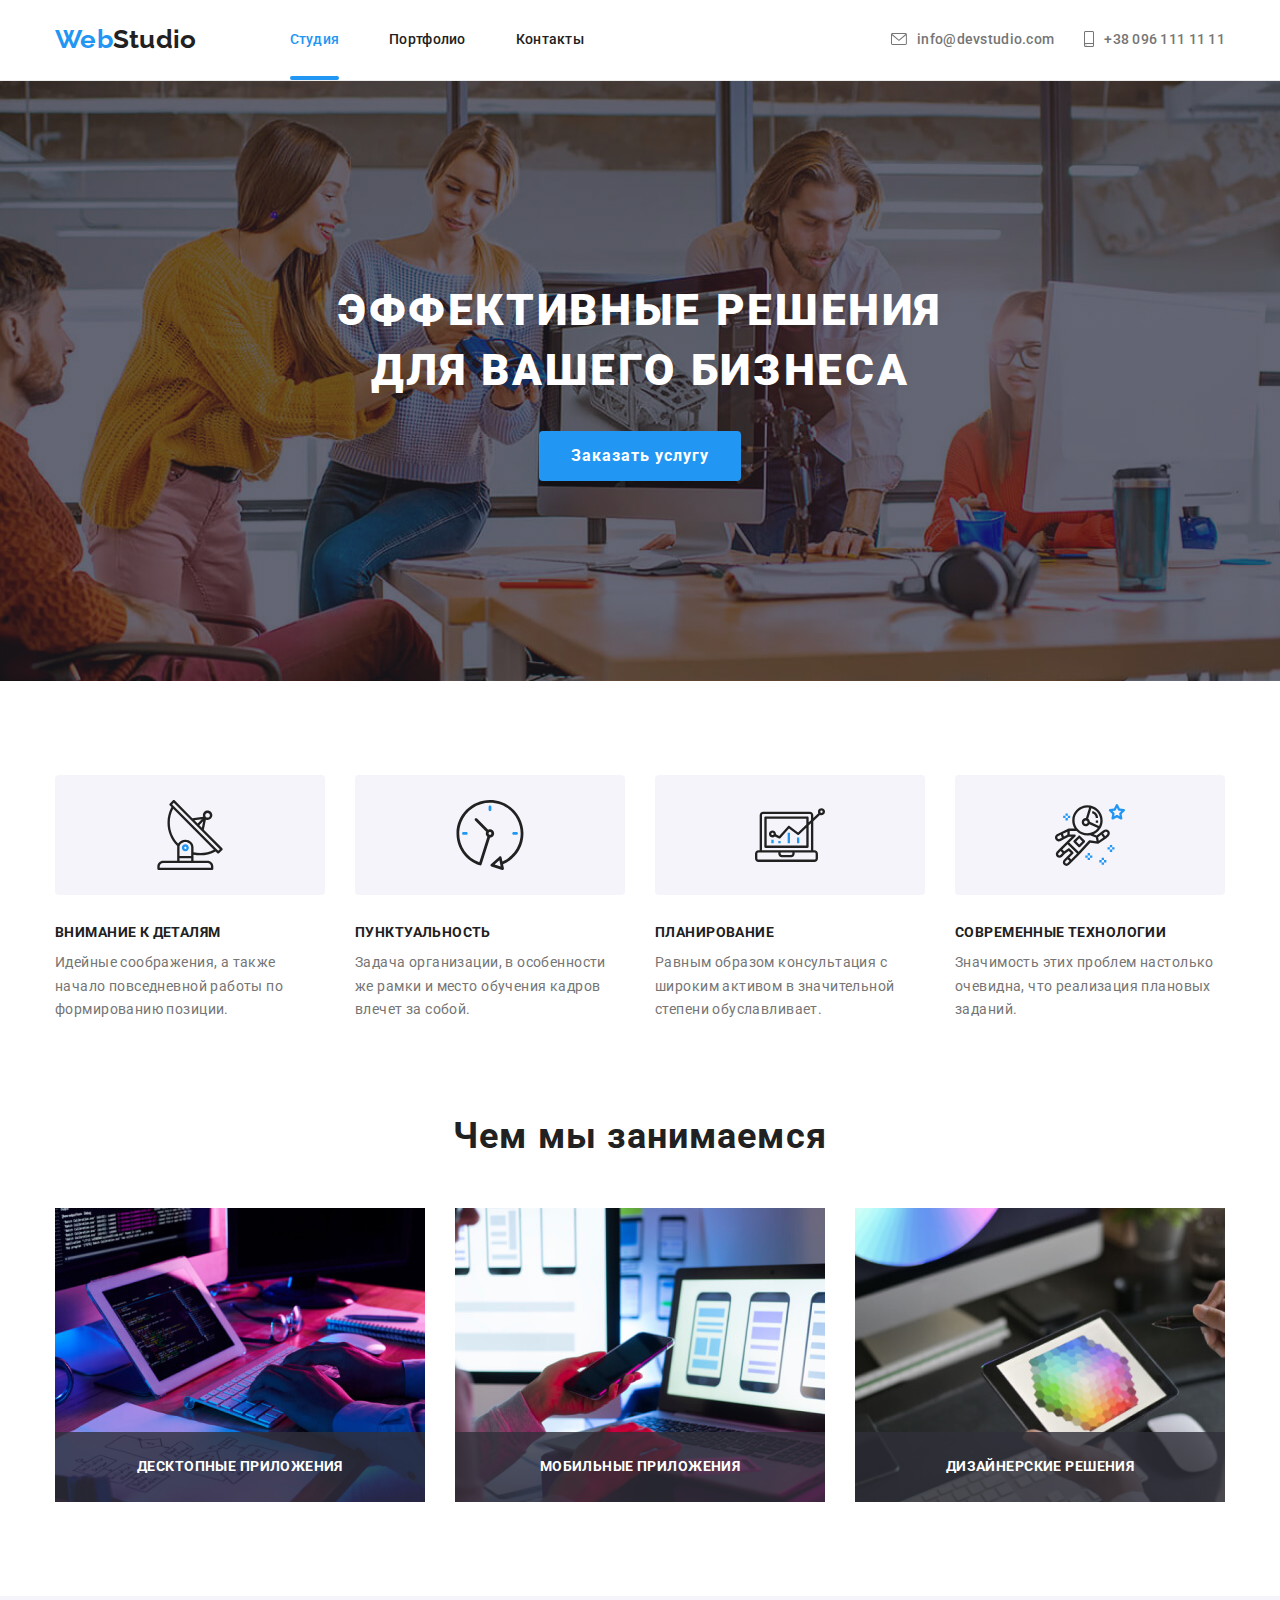
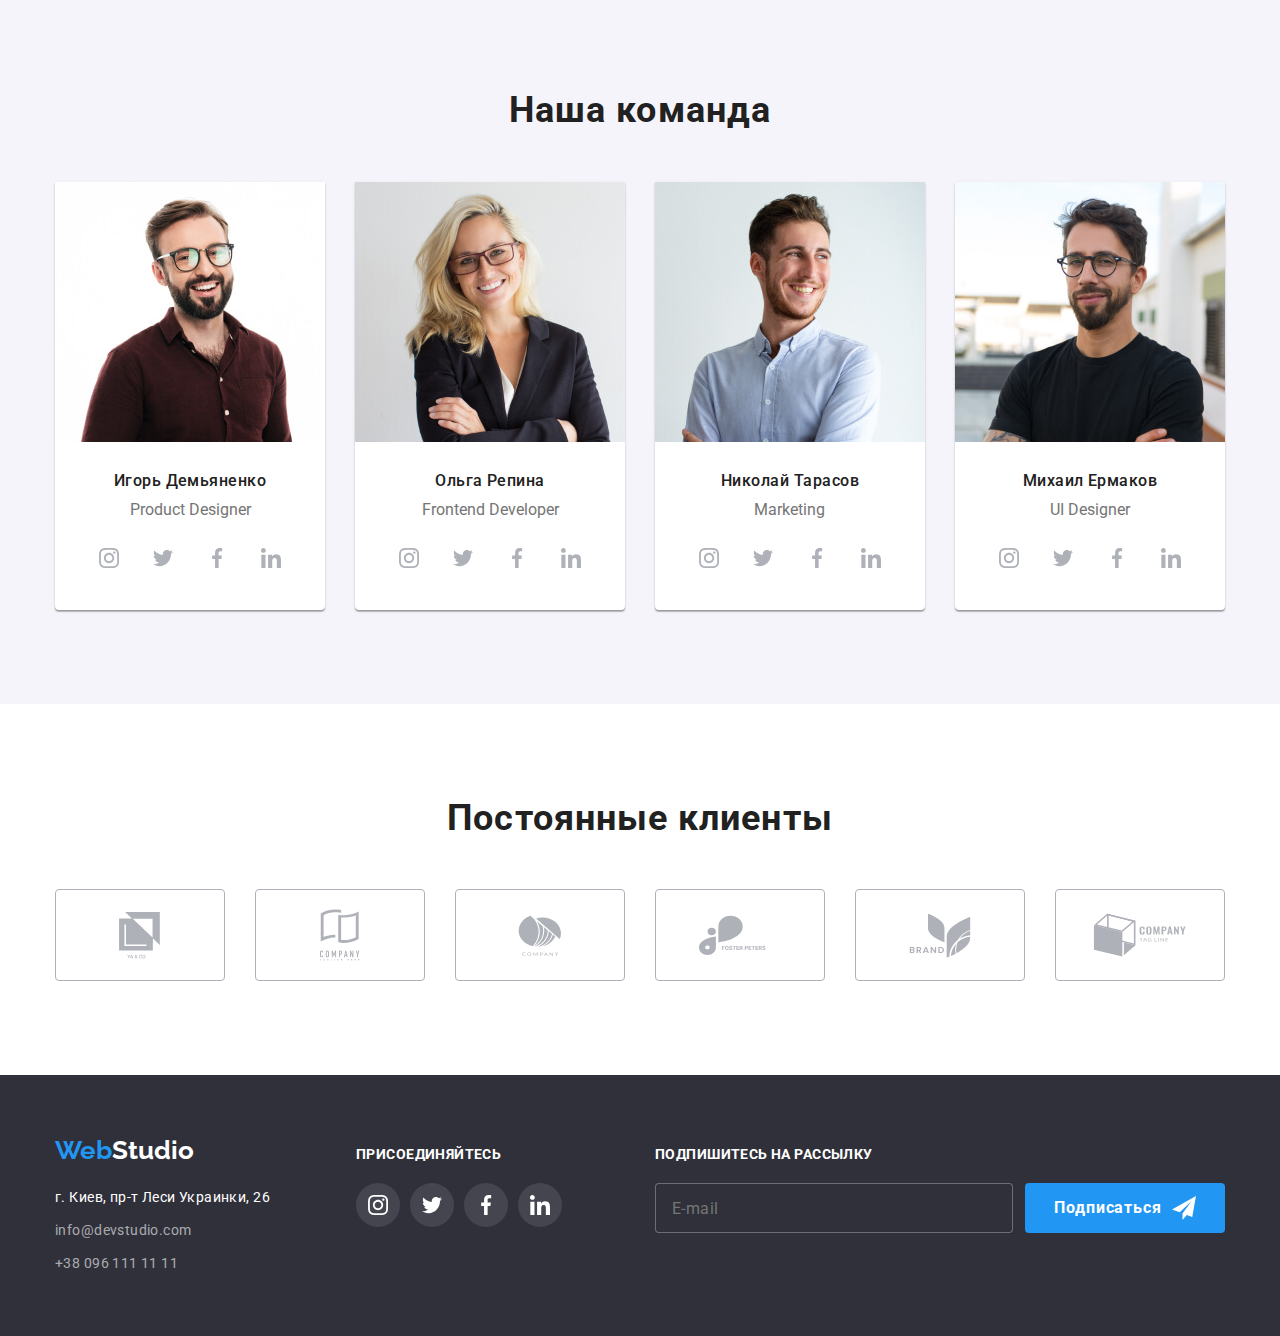
<file: index.html>
<!DOCTYPE html>
<html lang="zxx">
<head>
    <meta charset="UTF-8">
    <meta http-equiv="X-UA-Compatible" content="IE=edge">
    <meta name="viewport" content="width=device-width, initial-scale=1.0" />
    <title>Document</title>
    <link href="https://fonts.googleapis.com/css2?family=Raleway:wght@700&family=Roboto:wght@400;500;700;900&display=swap" rel="stylesheet">
    <link rel="stylesheet" href="https://cdnjs.cloudflare.com/ajax/libs/modern-normalize/1.0.0/modern-normalize.min.css" />
    <link rel="stylesheet" href="./css/main.min.css" />
</head>
<body>
    <header class="header">
        <div class="container page-header">
            <a class="logo" href="./index.html" alt="Логотип"><span class="logo__elem--color">Web</span>Studio</a>
            <div class="nav" data-menu>
                <nav class="nav__site">
                    <ul class="nav__links">
                        <li class="nav__elem"><a href="./index.html" class="nav__link  nav__link--current">Студия</a></li>
                        <li class="nav__elem"><a href="./portfolio.html" class="nav__link">Портфолио</a></li>
                        <li class="nav__elem"><a href="" class="nav__link">Контакты</a></li>
                    </ul>
                </nav>
                <div class="contacts">
                    <a class="contacts__item" href="mailto:info@devstudio.com">
                        <svg class="contacts__item-icon" width="16" height="12">
                            <use href="./images/symbol-defs.svg#icon-mail"></use>
                        </svg>
                    info@devstudio.com</a>
                    <a class="contacts__item" href="tel:+380961111111">
                        <svg class="contacts__item-icon" width="10" height="16">
                            <use href="./images/symbol-defs.svg#icon-phone"></use>
                        </svg>
                    +38 096 111 11 11</a>
                </div>
                <div class="nav__social">
                    <a class="nav__social-link" href="">Instagram</a>
                    <a class="nav__social-link" href="">Twitter</a>
                    <a class="nav__social-link" href="">Facebook</a>
                    <a class="nav__social-link" href="">LinkedIn</a>
                </div>
            </div>
            <button type="button" class="menu-button" data-menu-button>
                <svg class="menu-button__icon" width="40" height="40" aria-label="Переключатель мобильного меню">
                    <use class="menu-button__menu-icon" href="./images/symbol-defs.svg#icon-menu"></use>
                    <use class="menu-button__cross-icon" href="./images/symbol-defs.svg#icon-cross"></use>
                </svg>
            </button>
        </div>
    </header>
    <main>
        <section class="section hero">
            <div class="container">
                <h1 class="hero__main-text">Эффективные решения<br>для вашего бизнеса</h1>
                <button class="button hero__button button-type-2" type="button" name="order_service" data-modal-open>Заказать услугу</button>
            </div>
        </section>
        <section class="section benefits">
            <h2 class="benefits__main-title">Преимущества</h2>
                <ul class="benefits__list container">
                    <li class="benefits__item">
                        <div class="benefits__icon">
                            <svg width="70px" height="70px">
                                <use href="./images/symbol-defs.svg#icon-radar"></use>
                            </svg>
                        </div>
                        <h3 class="benefits__title">Внимание к деталям</h3>
                        <p class="benefits__text">Идейные соображения, а также начало повседневной работы по формированию позиции.</p>
                    </li>
                    <li class="benefits__item">
                        <div class="benefits__icon">
                            <svg width="70px" height="70px">
                                <use href="./images/symbol-defs.svg#icon-clock"></use>
                            </svg>
                        </div>
                        <h3 class="benefits__title">Пунктуальность</h3>
                        <p class="benefits__text">Задача организации, в особенности же рамки и место обучения кадров влечет за собой.</p>
                    </li>
                    <li class="benefits__item">
                        <div class="benefits__icon">
                            <svg width="70px" height="70px">
                                <use href="./images/symbol-defs.svg#icon-laptop"></use>
                            </svg>
                        </div>
                        <h3 class="benefits__title">Планирование</h3>
                        <p class="benefits__text">Равным образом консультация с широким активом в значительной степени обуславливает.</p>
                    </li>
                    <li class="benefits__item">
                        <div class="benefits__icon">
                            <svg width="70px" height="70px">
                                <use href="./images/symbol-defs.svg#icon-astronaut"></use>
                            </svg>
                        </div>
                        <h3 class="benefits__title">Современные технологии</h3>
                        <p class="benefits__text">Значимость этих проблем настолько очевидна, что реализация плановых заданий.</p>
                    </li>
                </ul>
        </section>
        <section class="section examples">
            <div class="container examples__wrapper">
                <h2 class="examples__main-title">Чем мы занимаемся</h2>
                <ul class="examples__list">
                    <li>
                        <div class="examples__example">
                            <picture>
                                <img class="examples__img" srcset="
                                    ./images/example-01-x1.jpg 1x,
                                    ./images/example-01-x2.jpg 2x
                                    " src="./images/example-01-x1.jpg" alt="Изображение работы №1" />
                            </picture>
                            <h3 class="examples__title">Десктопные приложения</h3>
                        </div>
                    </li>
                    <li>
                        <div class="examples__example">
                            <picture>
                                <img class="examples__img" srcset="
                                    ./images/example-02-x1.jpg 1x,
                                    ./images/example-02-x2.jpg 2x
                                    " src="./images/example-02-x1.jpg" alt="Изображение работы №2" />
                            </picture>
                            <h3 class="examples__title">Мобильные приложения</h3>
                        </div>
                    </li>
                    <li>
                        <div class="examples__example">
                            <picture>
                                <img class="examples__img" srcset="
                                    ./images/example-03-x1.jpg 1x,
                                    ./images/example-03-x2.jpg 2x
                                    " src="./images/example-03-x1.jpg" alt="Изображение работы №3" />
                            </picture>
                            <h3 class="examples__title">Дизайнерские решения</h3>
                        </div>
                    </li>
                </ul>
            </div>
        </section>
        <section class="section team">
            <div class="container team_wrapper">
                <h2 class="team__main-title">Наша команда</h2>
                <ul class="team__list">
                    <li class="teammate">
                        <picture>
                            <source srcset="
                                ./images/team-01-x1.jpg 1x,
                                ./images/team-01-x2.jpg 2x
                                " media="(min-width: 1200px)" />
                            <source srcset="
                                ./images/tablet/team-01-x1.jpg 1x,
                                ./images/tablet/team-01-x2.jpg 2x
                                " media="(min-width: 768px)" />
                            <img class="teammate__photo"
                                srcset="
                                ./images/mobile/team-01-x1.jpg 1x,
                                ./images/mobile/team-01-x2.jpg 2x
                                " src="./images/mobile/team-01-x1.jpg" alt="Участник команды №1" />
                        </picture>
                        <div class="teammate__descript">
                            <h3 class="teammate__name">Игорь Демьяненко</h3>
                            <p class="teammate__position">Product Designer</p>
                        </div>
                        <ul class="social-list">
                            <li class="social-list__item">
                                <a class="social-list__link" href="">
                                    <svg class="social-list__icon" width="20px" height="20px">
                                        <use href="./images/symbol-defs.svg#icon-instagram"></use>
                                    </svg>
                                </a>
                            </li>
                            <li class="social-list__item">
                                <a class="social-list__link" href="">
                                    <svg class="social-list__icon" width="20px" height="20px">
                                        <use href="./images/symbol-defs.svg#icon-twitter"></use>
                                    </svg>
                                </a>
                            </li>
                            <li class="social-list__item">
                                <a class="social-list__link" href="">
                                    <svg class="social-list__icon" width="20px" height="20px">
                                        <use href="./images/symbol-defs.svg#icon-facebook"></use>
                                    </svg>
                                </a>
                            </li>
                            <li class="social-list__item">
                                <a class="social-list__link" href="">
                                    <svg class="social-list__icon" width="20px" height="20px">
                                        <use href="./images/symbol-defs.svg#icon-linkedin"></use>
                                    </svg>
                                </a>
                            </li>
                        </ul>
                    </li>
                    <li class="teammate">
                        <picture>
                            <source srcset="
                                ./images/team-02-x1.jpg 1x,
                                ./images/team-02-x2.jpg 2x
                                " media="(min-width: 1200px)" />
                            <source srcset="
                                ./images/tablet/team-02-x1.jpg 1x,
                                ./images/tablet/team-02-x2.jpg 2x
                                " media="(min-width: 768px)" />
                            <img class="teammate__photo" srcset="
                                ./images/mobile/team-02-x1.jpg 1x,
                                ./images/mobile/team-02-x2.jpg 2x
                                " src="./images/mobile/team-02-x1.jpg" alt="Участник команды №2" />
                        </picture>
                        <div class="teammate__descript">
                            <h3 class="teammate__name">Ольга Репина</h3>
                            <p class="teammate__position">Frontend Developer</p>
                        </div>
                        <ul class="social-list">
                            <li class="social-list__item">
                                <a class="social-list__link" href="">
                                    <svg class="social-list__icon" width="20px" height="20px">
                                        <use href="./images/symbol-defs.svg#icon-instagram"></use>
                                    </svg>
                                </a>
                            </li>
                            <li class="social-list__item">
                                <a class="social-list__link" href="">
                                    <svg class="social-list__icon" width="20px" height="20px">
                                        <use href="./images/symbol-defs.svg#icon-twitter"></use>
                                    </svg>
                                </a>
                            </li>
                            <li class="social-list__item">
                                <a class="social-list__link" href="">
                                    <svg class="social-list__icon" width="20px" height="20px">
                                        <use href="./images/symbol-defs.svg#icon-facebook"></use>
                                    </svg>
                                </a>
                            </li>
                            <li class="social-list__item">
                                <a class="social-list__link" href="">
                                    <svg class="social-list__icon" width="20px" height="20px">
                                        <use href="./images/symbol-defs.svg#icon-linkedin"></use>
                                    </svg>
                                </a>
                            </li>
                        </ul>
                    </li>
                    <li class="teammate">
                        <picture>
                            <source srcset="
                                ./images/team-03-x1.jpg 1x,
                                ./images/team-03-x2.jpg 2x
                                " media="(min-width: 1200px)" />
                            <source srcset="
                                ./images/tablet/team-03-x1.jpg 1x,
                                ./images/tablet/team-03-x2.jpg 2x
                                " media="(min-width: 768px)" />
                            <img class="teammate__photo" srcset="
                                ./images/mobile/team-03-x1.jpg 1x,
                                ./images/mobile/team-03-x2.jpg 2x
                                " src="./images/mobile/team-03-x1.jpg" alt="Участник команды №3" />
                        </picture>
                        <div class="teammate__descript">
                            <h3 class="teammate__name">Николай Тарасов</h3>
                            <p class="teammate__position">Marketing</p>
                        </div>
                        <ul class="social-list">
                            <li class="social-list__item">
                                <a class="social-list__link" href="">
                                    <svg class="social-list__icon" width="20px" height="20px">
                                        <use href="./images/symbol-defs.svg#icon-instagram"></use>
                                    </svg>
                                </a>
                            </li>
                            <li class="social-list__item">
                                <a class="social-list__link" href="">
                                    <svg class="social-list__icon" width="20px" height="20px">
                                        <use href="./images/symbol-defs.svg#icon-twitter"></use>
                                    </svg>
                                </a>
                            </li>
                            <li class="social-list__item">
                                <a class="social-list__link" href="">
                                    <svg class="social-list__icon" width="20px" height="20px">
                                        <use href="./images/symbol-defs.svg#icon-facebook"></use>
                                    </svg>
                                </a>
                            </li>
                            <li class="social-list__item">
                                <a class="social-list__link" href="">
                                    <svg class="social-list__icon" width="20px" height="20px">
                                        <use href="./images/symbol-defs.svg#icon-linkedin"></use>
                                    </svg>
                                </a>
                            </li>
                        </ul>
                    </li>
                    <li class="teammate">
                        <picture>
                            <source srcset="
                                ./images/team-04-x1.jpg 1x,
                                ./images/team-04-x2.jpg 2x
                                " media="(min-width: 1200px)" />
                            <source srcset="
                                ./images/tablet/team-04-x1.jpg 1x,
                                ./images/tablet/team-04-x2.jpg 2x
                                " media="(min-width: 768px)" />
                            <img class="teammate__photo" srcset="
                                ./images/mobile/team-04-x1.jpg 1x,
                                ./images/mobile/team-04-x2.jpg 2x
                                " src="./images/mobile/team-04-x1.jpg" alt="Участник команды №4" />
                        </picture>
                        <div class="teammate__descript">
                            <h3 class="teammate__name">Михаил Ермаков</h3>
                            <p class="teammate__position">UI Designer</p>
                        </div>
                        <ul class="social-list">
                            <li class="social-list__item">
                                <a class="social-list__link" href="">
                                    <svg class="social-list__icon" width="20px" height="20px">
                                        <use href="./images/symbol-defs.svg#icon-instagram"></use>
                                    </svg>
                                </a>
                            </li>
                            <li class="social-list__item">
                                <a class="social-list__link" href="">
                                    <svg class="social-list__icon" width="20px" height="20px">
                                        <use href="./images/symbol-defs.svg#icon-twitter"></use>
                                    </svg>
                                </a>
                            </li>
                            <li class="social-list__item">
                                <a class="social-list__link" href="">
                                    <svg class="social-list__icon" width="20px" height="20px">
                                        <use href="./images/symbol-defs.svg#icon-facebook"></use>
                                    </svg>
                                </a>
                            </li>
                            <li class="social-list__item">
                                <a class="social-list__link" href="">
                                    <svg class="social-list__icon" width="20px" height="20px">
                                        <use href="./images/symbol-defs.svg#icon-linkedin"></use>
                                    </svg>
                                </a>
                            </li>
                        </ul>
                    </li>
                </ul>
            </div>
        </section>
        <section class="section">
            <div class="our-clients">
                <h2 class="our-clients__main-title" class="h2">Постоянные клиенты</h2>
                <ul class="container our-clients__list">
                    <li class="our-clients__item">
                        <a class="our-clients__link" href="">
                            <svg class="our-clients__icon" width="41px" height="46.7px">
                                <use href="./images/symbol-defs.svg#icon-logo-cl-1"></use>
                            </svg>
                        </a>
                    </li>
                    <li class="our-clients__item">
                        <a class="our-clients__link" href="">
                            <svg class="our-clients__icon" width="40px" height="52px">
                                <use href="./images/symbol-defs.svg#icon-logo-cl-2"></use>
                            </svg>
                        </a>
                    </li>
                    <li class="our-clients__item">
                        <a class="our-clients__link" href="">
                            <svg class="our-clients__icon" width="43.46px" height="41.18px">
                                <use href="./images/symbol-defs.svg#icon-logo-cl-3"></use>
                            </svg>
                        </a>
                    </li>
                    <li class="our-clients__item">
                        <a class="our-clients__link" href="">
                            <svg class="our-clients__icon" width="84.44px" height="40.62px">
                                <use href="./images/symbol-defs.svg#icon-logo-cl-4"></use>
                            </svg>
                        </a>
                    </li>
                    <li class="our-clients__item">
                        <a class="our-clients__link" href="">
                            <svg class="our-clients__icon" width="62.54px" height="45.43px">
                                <use href="./images/symbol-defs.svg#icon-logo-cl-5"></use>
                            </svg>
                        </a>
                    </li>
                    <li class="our-clients__item">
                        <a class="our-clients__link" href="">
                            <svg class="our-clients__icon" width="93.79px" height="43.93px">
                                <use href="./images/symbol-defs.svg#icon-logo-cl-6"></use>
                            </svg>
                        </a>
                    </li>
                </ul>
            </div>
        </section>
    </main>
    <footer class="footer">
        <div class="container footer__wrapper">
            <div class="footer__nav">
                <a class="logo footer__nav-logo" href="./index.html"><span class="logo__elem--color">Web</span>Studio </a>
                <address class="footer__address">
                    <ul class="footer__nav-contacts">
                        <li class="footer__nav-contact">
                            <a class="footer__nav-link" target="_blank"
                                href="https://www.google.com/maps/place/%D0%B1%D1%83%D0%BB.+%D0%9B%D0%B5%D1%81%D0%B8+%D0%A3%D0%BA%D1%80%D0%B0%D0%B8%D0%BD%D0%BA%D0%B8,+26,+%D0%9A%D0%B8%D0%B5%D0%B2,+02000">г.
                                Киев, пр-т Леси Украинки, 26</a>
                        </li>
                        <li class="footer__nav-contact">
                            <a class="footer__nav-mail" href="mailto:info@devstudio.com">info@devstudio.com</a>
                        </li>
                        <li class="footer__nav-contact">
                            <a class="footer__nav-phone" href="tel:+380961111111">+38 096 111 11 11</a>
                        </li>
                    </ul>
                </address>
            </div>
            <div class="invite-block">
                <h3 class="invite-block__main-title">Присоединяйтесь</h3>
                <ul class="social-list invite-block__social-list">
                    <li>
                        <a href="" class="social-list__link social-list__link-footer">
                            <svg width="20px" height="20px">
                                <use href="./images/symbol-defs.svg#icon-instagram"></use>
                            </svg>
                        </a>
                    </li>
                    <li>
                        <a href="" class="social-list__link social-list__link-footer">
                            <svg width="20px" height="20px">
                                <use href="./images/symbol-defs.svg#icon-twitter"></use>
                            </svg>
                        </a>
                    </li>
                    <li>
                        <a href="" class="social-list__link social-list__link-footer">
                            <svg width="20px" height="20px">
                                <use href="./images/symbol-defs.svg#icon-facebook"></use>
                            </svg>
                        </a>
                    </li>
                    <li>
                        <a href="" class="social-list__link social-list__link-footer">
                            <svg width="20px" height="20px">
                                <use href="./images/symbol-defs.svg#icon-linkedin"></use>
                            </svg>
                        </a>
                    </li>
                </ul>
            </div>
            <div class="subscribe">
                <label class="subscribe__lable" for="user-email-sb">Подпишитесь на рассылку</label>
                <div class="subscribe__form">
                    <input class="subscribe__input" type="email" name="subscribe-mail" id="user-email-sb" placeholder="E-mail" />
                    <button class="button subscribe__button" type="submit">
                        <p class="subscribe__button-title">Подписаться</p>
                        <svg class="subscribe__button-icon" width="24px" height="24px">
                            <use href="./images/symbol-defs.svg#icon-send"></use>
                        </svg>
                    </button>
                </div>
            </div>
        </div>
    </footer>
    <div class="backdrop backdrop--is-hidden" data-modal>
        <div class="backdrop__modal">
            <p class="backdrop__main-title">Оставьте свои данные, мы вам перезвоним</p>
            <form class="backdrop__form">
                <label class="backdrop__form-item">
                    <span class="backdrop__label-text">Имя</span>
                    <div class="backdrop__form-field">
                        <input class="backdrop__input" type="text" name="text" placeholder="" required/>
                        <svg class="backdrop__modal-ico" width="12px" height="12px">
                            <use href="./images/symbol-defs.svg#icon-data-user"></use>
                        </svg>
                    </div>
                </label>
                <label class="backdrop__form-item">
                    <span class="backdrop__label-text">Телефон</span>
                    <div class="backdrop__form-field">
                        <input class="backdrop__input" type="phone" name="phone" placeholder="" required/>
                        <svg class="backdrop__modal-ico" width="13px" height="13px">
                            <use href="./images/symbol-defs.svg#icon-data-phone"></use>
                        </svg>
                    </div>
                </label>
                <label class="backdrop__form-item">
                    <span class="backdrop__label-text">Почта</span>
                    <div class="backdrop__form-field">
                        <input class="backdrop__input" type="email" name="email" placeholder="" required/>
                        <svg class="backdrop__modal-ico" width="15px" height="12px">
                            <use href="./images/symbol-defs.svg#icon-data-email"></use>
                        </svg>
                    </div>
                </label>
                <label class="backdrop__form-item">
                    <span class="backdrop__label-text">Комментарий</span>
                    <textarea class="backdrop__comment" name="comment" rows="5" placeholder="Введите текст" required></textarea>
                </label>
                <label class="backdrop__user-agr">
                    <input class="backdrop__checkbox" type="checkbox" name="hobby" value="reading" required/>
                    <span class="backdrop__checkbox-icon-0"></span>
                    <svg class="backdrop__checkbox-icon-1" width="15px" height="15px">
                        <use href="./images/symbol-defs.svg#icon-checkbox-full"></use>
                    </svg>
                    <span class="backdrop__user-agr-text">Соглашаюсь с рассылкой и принимаю <span>
                    <a href="" class="backdrop__user-agr-link">Условия договора</a></span></span>
                </label>
                <button class="button-type-2 backdrop__button" type="submit">Отправить</button>
            </form>
            <button class="backdrop__btn-modal" type="button" name="close-form" data-modal-close>
                <svg class="backdrop__icon-close" width="11px" height="11px">
                    <use href="./images/symbol-defs.svg#icon-modal-close"></use>
                </svg>
            </button>
        </div>
    </div>
    <script src="./js/modal.js"></script>
    <script src="./js/mobile-menu.js"></script>
</body>
</html>
</file>
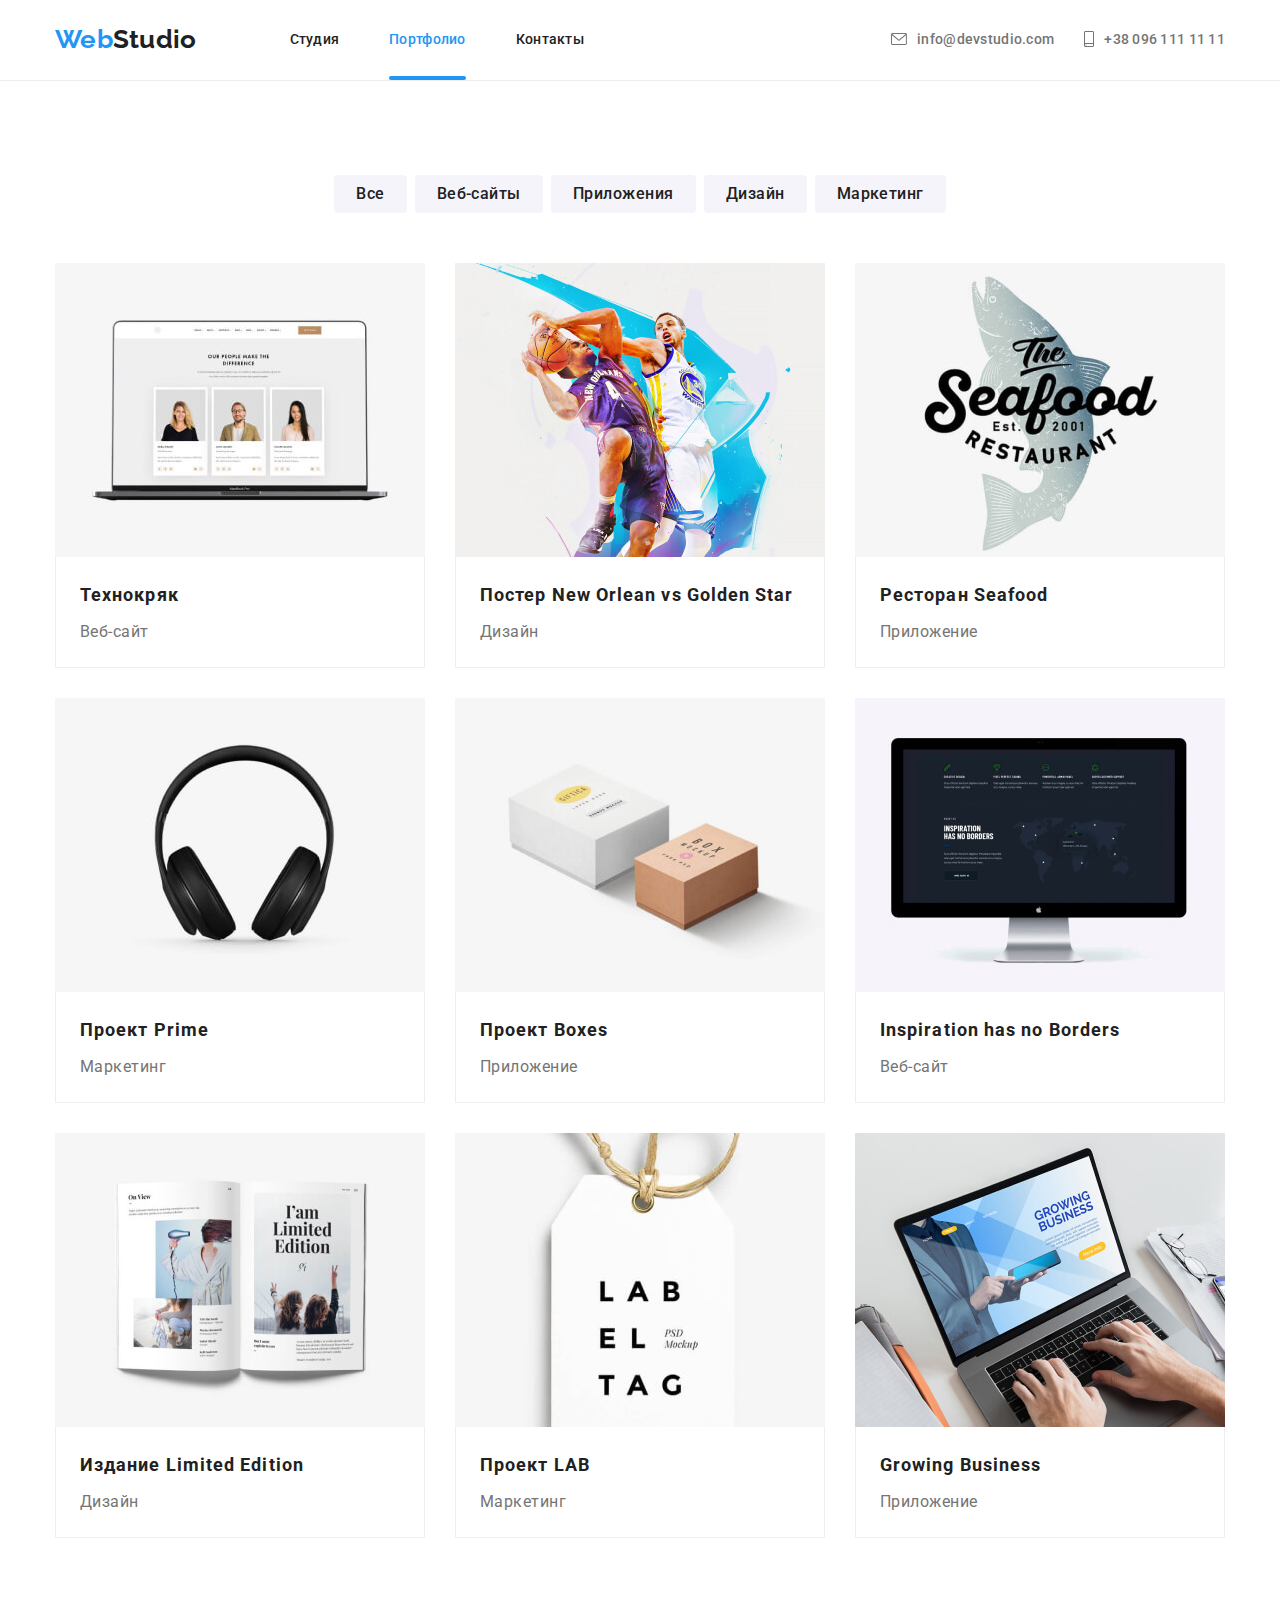
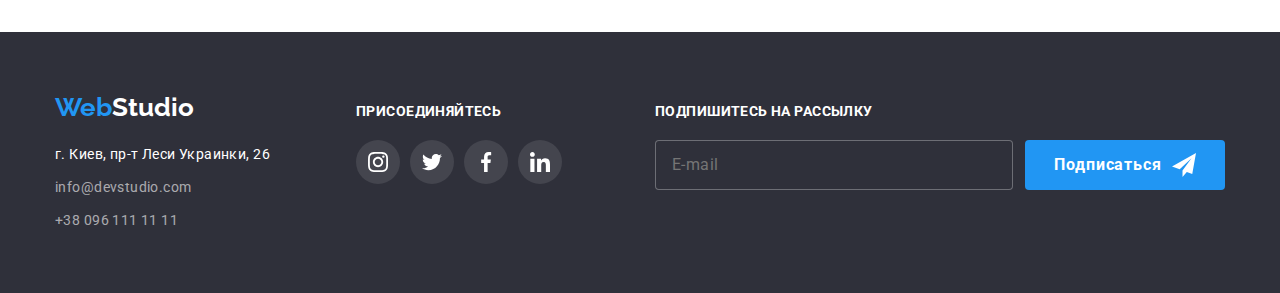
<file: portfolio.html>
<!DOCTYPE html>
<html lang="zxx">
<head>
    <meta charset="UTF-8">
    <meta http-equiv="X-UA-Compatible" content="IE=edge">
    <meta name="viewport" content="width=device-width, initial-scale=1.0">
    <title>Document</title>
    <link href="https://fonts.googleapis.com/css2?family=Raleway:wght@700&family=Roboto:wght@400;500;700;900&display=swap" rel="stylesheet">
    <link rel="stylesheet" href="https://cdnjs.cloudflare.com/ajax/libs/modern-normalize/1.0.0/modern-normalize.min.css" />
    <link rel="stylesheet" href="./css/main.min.css" />
</head>
<body>
    <header class="header">
        <div class="container page-header">
            <a class="logo" href="./index.html" alt="Логотип"><span class="logo__elem--color">Web</span>Studio</a>
            <div class="nav" data-menu>
                <nav class="nav__site">
                    <ul class="nav__links">
                        <li class="nav__elem"><a href="./index.html" class="nav__link">Студия</a></li>
                        <li class="nav__elem"><a href="./portfolio.html" class="nav__link  nav__link--current">Портфолио</a></li>
                        <li class="nav__elem"><a href="" class="nav__link">Контакты</a></li>
                    </ul>
                </nav>
                <div class="contacts">
                    <a class="contacts__item" href="mailto:info@devstudio.com">
                        <svg class="contacts__item-icon" width="16" height="12">
                            <use href="./images/symbol-defs.svg#icon-mail"></use>
                        </svg>
                        info@devstudio.com</a>
                    <a class="contacts__item" href="tel:+380961111111">
                        <svg class="contacts__item-icon" width="10" height="16">
                            <use href="./images/symbol-defs.svg#icon-phone"></use>
                        </svg>
                        +38 096 111 11 11</a>
                </div>
                <div class="nav__social">
                    <a class="nav__social-link" href="">Instagram</a>
                    <a class="nav__social-link" href="">Twitter</a>
                    <a class="nav__social-link" href="">Facebook</a>
                    <a class="nav__social-link" href="">LinkedIn</a>
                </div>
            </div>
            <button type="button" class="menu-button" data-menu-button>
                <svg class="menu-button__icon" width="40" height="40" aria-label="Переключатель мобильного меню">
                    <use class="menu-button__menu-icon" href="./images/symbol-defs.svg#icon-menu"></use>
                    <use class="menu-button__cross-icon" href="./images/symbol-defs.svg#icon-cross"></use>
                </svg>
            </button>
        </div>
    </header>
    <main>
        <section class="section">
            <div class="container portfolio">
                <h1 class="portfolio__main-title">Портфолио</h1>
                <ul class="filter portfolio__filter">
                    <li class="filter__item">
                        <button class="button filter__button" type="button" name="all">Все</button>
                    </li>
                    <li class="filter__item">
                        <button class="button filter__button" type="button" name="website">Веб-сайты</button>
                    </li>
                    <li class="filter__item">
                        <button class="button filter__button" type="button" name="apps">Приложения</button>
                    </li>
                    <li class="filter__item">
                        <button class="button filter__button" type="button" name="design">Дизайн</button>
                    </li>
                    <li class="filter__item">
                        <button class="button filter__button" type="button" name="marketing">Маркетинг</button>
                    </li>
                </ul>
                <ul class="cards-set portfolio__cards-set">
                    <li class="card cards-set__card">
                        <div class="card__thumb">
                            <picture>
                                <source srcset="
                                    ./images/portfolio-01-x1.jpg 1x,
                                    ./images/portfolio-01-x2.jpg 2x
                                    " media="(min-width: 1200px)" />
                                <source srcset="
                                    ./images/tablet/portfolio-01-x1.jpg 1x,
                                    ./images/tablet/portfolio-01-x2.jpg 2x
                                    " media="(min-width: 768px)" />
                                <img class="card__img" srcset="
                                    ./images/mobile/portfolio-01-x1.jpg 1x,
                                    ./images/mobile/portfolio-01-x2.jpg 2x
                                    " src="./images/mobile/portfolio-01-x1.jpg" alt="Пример №1" />
                            </picture>
                            <div class="card__overlay">
                                <p class="card__descript">Ресурс предлагает комплексные предложения с разным уровнем функционала и сервисов. Все это позволит 
                                    посетителю получить исчерпывающие сведения о компании или частном лице.</p>
                            </div>
                        </div>
                        <div class="card__footer">
                            <h2 class="card__title">Технокряк</h2>
                            <p class="card__text">Веб-сайт</p>
                        </div>
                    </li>
                    <li class="card cards-set__card">
                        <div class="card__thumb">
                            <picture>
                                <source srcset="
                                    ./images/portfolio-02-x1.jpg 1x,
                                    ./images/portfolio-02-x2.jpg 2x
                                    " media="(min-width: 1200px)" />
                                <source srcset="
                                    ./images/tablet/portfolio-02-x1.jpg 1x,
                                    ./images/tablet/portfolio-02-x2.jpg 2x
                                    " media="(min-width: 768px)" />
                                <img class="card__img" srcset="
                                    ./images/mobile/portfolio-02-x1.jpg 1x,
                                    ./images/mobile/portfolio-02-x2.jpg 2x
                                    " src="./images/mobile/portfolio-02-x1.jpg" alt="Пример №2" />
                            </picture>
                            <div class="card__overlay">
                                <p class="card__descript">Ресурс предлагает комплексные предложения с разным уровнем функционала и сервисов. Все это позволит
                                    посетителю получить исчерпывающие сведения о компании или частном лице.</p>
                            </div>
                        </div>
                        <div class="card__footer">
                            <h2 class="card__title">Постер New Orlean vs Golden Star</h2>
                            <p class="card__text">Дизайн</p>
                        </div>
                    </li>
                    <li class="card cards-set__card">
                        <div class="card__thumb">
                            <picture>
                                <source srcset="
                                    ./images/portfolio-03-x1.jpg 1x,
                                    ./images/portfolio-03-x2.jpg 2x
                                    " media="(min-width: 1200px)" />
                                <source srcset="
                                    ./images/tablet/portfolio-03-x1.jpg 1x,
                                    ./images/tablet/portfolio-03-x2.jpg 2x
                                    " media="(min-width: 768px)" />
                                <img class="card__img" srcset="
                                    ./images/mobile/portfolio-03-x1.jpg 1x,
                                    ./images/mobile/portfolio-03-x2.jpg 2x
                                    " src="./images/mobile/portfolio-03-x1.jpg" alt="Пример №3" />
                            </picture>
                            <div class="card__overlay">
                                <p class="card__descript">Ресурс предлагает комплексные предложения с разным уровнем функционала и сервисов. Все это позволит
                                    посетителю получить исчерпывающие сведения о компании или частном лице.</p>
                            </div>
                        </div>
                        <div class="card__footer">
                            <h2 class="card__title">Ресторан Seafood</h2>
                            <p class="card__text">Приложение</p>
                        </div>
                    </li>
                    <li class="card cards-set__card">
                        <div class="card__thumb">
                            <picture>
                                <source srcset="
                                    ./images/portfolio-04-x1.jpg 1x,
                                    ./images/portfolio-04-x2.jpg 2x
                                    " media="(min-width: 1200px)" />
                                <source srcset="
                                    ./images/tablet/portfolio-04-x1.jpg 1x,
                                    ./images/tablet/portfolio-04-x2.jpg 2x
                                    " media="(min-width: 768px)" />
                                <img class="card__img" srcset="
                                    ./images/mobile/portfolio-04-x1.jpg 1x,
                                    ./images/mobile/portfolio-04-x2.jpg 2x
                                    " src="./images/mobile/portfolio-04-x1.jpg" alt="Пример №4" />
                            </picture>
                            <div class="card__overlay">
                                <p class="card__descript">Ресурс предлагает комплексные предложения с разным уровнем функционала и сервисов. Все это позволит
                                    посетителю получить исчерпывающие сведения о компании или частном лице.</p>
                            </div>
                        </div>
                        <div class="card__footer">
                            <h2 class="card__title">Проект Prime</h2>
                            <p class="card__text">Маркетинг</p>
                        </div>
                    </li>
                    <li class="card cards-set__card">
                        <div class="card__thumb">
                            <picture>
                                <source srcset="
                                    ./images/portfolio-05-x1.jpg 1x,
                                    ./images/portfolio-05-x2.jpg 2x
                                    " media="(min-width: 1200px)" />
                                <source srcset="
                                    ./images/tablet/portfolio-05-x1.jpg 1x,
                                    ./images/tablet/portfolio-05-x2.jpg 2x
                                    " media="(min-width: 768px)" />
                                <img class="card__img" srcset="
                                    ./images/mobile/portfolio-05-x1.jpg 1x,
                                    ./images/mobile/portfolio-05-x2.jpg 2x
                                    " src="./images/mobile/portfolio-05-x1.jpg" alt="Пример №5" />
                            </picture>
                            <div class="card__overlay">
                                <p class="card__descript">Ресурс предлагает комплексные предложения с разным уровнем функционала и сервисов. Все это позволит
                                    посетителю получить исчерпывающие сведения о компании или частном лице.</p>
                            </div>
                        </div>
                        <div class="card__footer">
                            <h2 class="card__title">Проект Boxes</h2>
                            <p class="card__text">Приложение</p>
                        </div>
                    </li>
                    <li class="card cards-set__card">
                        <div class="card__thumb">
                            <picture>
                                <source srcset="
                                    ./images/portfolio-06-x1.jpg 1x,
                                    ./images/portfolio-06-x2.jpg 2x
                                    " media="(min-width: 1200px)" />
                                <source srcset="
                                    ./images/tablet/portfolio-06-x1.jpg 1x,
                                    ./images/tablet/portfolio-06-x2.jpg 2x
                                    " media="(min-width: 768px)" />
                                <img class="card__img" srcset="
                                    ./images/mobile/portfolio-06-x1.jpg 1x,
                                    ./images/mobile/portfolio-06-x2.jpg 2x
                                    " src="./images/mobile/portfolio-06-x1.jpg" alt="Пример №6" />
                            </picture>
                            <div class="card__overlay">
                                <p class="card__descript">Ресурс предлагает комплексные предложения с разным уровнем функционала и сервисов. Все это позволит
                                    посетителю получить исчерпывающие сведения о компании или частном лице.</p>
                            </div>
                        </div>
                        <div class="card__footer">
                            <h2 class="card__title">Inspiration has no Borders</h2>
                            <p class="card__text">Веб-сайт</p>
                        </div>
                    </li>
                    <li class="card cards-set__card">
                        <div class="card__thumb">
                            <picture>
                                <source srcset="
                                    ./images/portfolio-07-x1.jpg 1x,
                                    ./images/portfolio-07-x2.jpg 2x
                                    " media="(min-width: 1200px)" />
                                <source srcset="
                                    ./images/tablet/portfolio-07-x1.jpg 1x,
                                    ./images/tablet/portfolio-07-x2.jpg 2x
                                    " media="(min-width: 768px)" />
                                <img class="card__img" srcset="
                                    ./images/mobile/portfolio-07-x1.jpg 1x,
                                    ./images/mobile/portfolio-07-x2.jpg 2x
                                    " src="./images/mobile/portfolio-07-x1.jpg" alt="Пример №7" />
                            </picture>
                            <div class="card__overlay">
                                <p class="card__descript">Ресурс предлагает комплексные предложения с разным уровнем функционала и сервисов. Все это позволит
                                    посетителю получить исчерпывающие сведения о компании или частном лице.</p>
                            </div>
                        </div>
                        <div class="card__footer">
                            <h2 class="card__title">Издание Limited Edition</h2>
                            <p class="card__text">Дизайн</p>
                        </div>
                    </li>
                    <li class="card cards-set__card">
                        <div class="card__thumb">
                            <picture>
                                <source srcset="
                                    ./images/portfolio-08-x1.jpg 1x,
                                    ./images/portfolio-08-x2.jpg 2x
                                    " media="(min-width: 1200px)" />
                                <source srcset="
                                    ./images/tablet/portfolio-08-x1.jpg 1x,
                                    ./images/tablet/portfolio-08-x2.jpg 2x
                                    " media="(min-width: 768px)" />
                                <img class="card__img" srcset="
                                    ./images/mobile/portfolio-08-x1.jpg 1x,
                                    ./images/mobile/portfolio-08-x2.jpg 2x
                                    " src="./images/mobile/portfolio-08-x1.jpg" alt="Пример №8" />
                            </picture>
                            <div class="card__overlay">
                                <p class="card__descript">Ресурс предлагает комплексные предложения с разным уровнем функционала и сервисов. Все это позволит
                                    посетителю получить исчерпывающие сведения о компании или частном лице.</p>
                            </div>
                        </div>
                        <div class="card__footer">
                            <h2 class="card__title">Проект LAB</h2>
                            <p class="card__text">Маркетинг</p>
                        </div>
                    </li>
                    <li class="card cards-set__card">
                        <div class="card__thumb">
                            <picture>
                                <source srcset="
                                    ./images/portfolio-09-x1.jpg 1x,
                                    ./images/portfolio-09-x2.jpg 2x
                                    " media="(min-width: 1200px)" />
                                <source srcset="
                                    ./images/tablet/portfolio-09-x1.jpg 1x,
                                    ./images/tablet/portfolio-09-x2.jpg 2x
                                    " media="(min-width: 768px)" />
                                <img class="card__img" srcset="
                                    ./images/mobile/portfolio-09-x1.jpg 1x,
                                    ./images/mobile/portfolio-09-x2.jpg 2x
                                    " src="./images/mobile/portfolio-09-x1.jpg" alt="Пример №9" />
                            </picture>
                            <div class="card__overlay">
                                <p class="card__descript">Ресурс предлагает комплексные предложения с разным уровнем функционала и сервисов. Все это позволит
                                    посетителю получить исчерпывающие сведения о компании или частном лице.</p>
                            </div>
                        </div>
                        <div class="card__footer">
                            <h2 class="card__title">Growing Business</h2>
                            <p class="card__text">Приложение</p>
                        </div>
                    </li>
                </ul>
            </div>
        </section>
    </main>
    <footer class="footer">
        <div class="container footer__wrapper">
            <div class="footer__nav">
                <a class="logo footer__nav-logo" href="./index.html"><span class="logo__elem--color">Web</span>Studio </a>
                <address class="footer__address">
                    <ul class="footer__nav-contacts">
                        <li class="footer__nav-contact">
                            <a class="footer__nav-link" target="_blank"
                                href="https://www.google.com/maps/place/%D0%B1%D1%83%D0%BB.+%D0%9B%D0%B5%D1%81%D0%B8+%D0%A3%D0%BA%D1%80%D0%B0%D0%B8%D0%BD%D0%BA%D0%B8,+26,+%D0%9A%D0%B8%D0%B5%D0%B2,+02000">г.
                                Киев, пр-т Леси Украинки, 26</a>
                        </li>
                        <li class="footer__nav-contact">
                            <a class="footer__nav-mail" href="mailto:info@devstudio.com">info@devstudio.com</a>
                        </li>
                        <li class="footer__nav-contact">
                            <a class="footer__nav-phone" href="tel:+380961111111">+38 096 111 11 11</a>
                        </li>
                    </ul>
                </address>
            </div>
            <div class="invite-block">
                <h3 class="invite-block__main-title">Присоединяйтесь</h3>
                <ul class="social-list invite-block__social-list">
                    <li>
                        <a href="" class="social-list__link social-list__link-footer">
                            <svg width="20px" height="20px">
                                <use href="./images/symbol-defs.svg#icon-instagram"></use>
                            </svg>
                        </a>
                    </li>
                    <li>
                        <a href="" class="social-list__link social-list__link-footer">
                            <svg width="20px" height="20px">
                                <use href="./images/symbol-defs.svg#icon-twitter"></use>
                            </svg>
                        </a>
                    </li>
                    <li>
                        <a href="" class="social-list__link social-list__link-footer">
                            <svg width="20px" height="20px">
                                <use href="./images/symbol-defs.svg#icon-facebook"></use>
                            </svg>
                        </a>
                    </li>
                    <li>
                        <a href="" class="social-list__link social-list__link-footer">
                            <svg width="20px" height="20px">
                                <use href="./images/symbol-defs.svg#icon-linkedin"></use>
                            </svg>
                        </a>
                    </li>
                </ul>
            </div>
            <div class="subscribe">
                <label class="subscribe__lable" for="user-email-sb">Подпишитесь на рассылку</label>
                <div class="subscribe__form">
                    <input class="subscribe__input" type="email" name="subscribe-mail" id="user-email-sb"
                        placeholder="E-mail" />
                    <button class="button subscribe__button" type="submit">
                        <p class="subscribe__button-title">Подписаться</p>
                        <svg class="subscribe__button-icon" width="24px" height="24px">
                            <use href="./images/symbol-defs.svg#icon-send"></use>
                        </svg>
                    </button>
                </div>
            </div>
        </div>
    </footer>
    <script src="./js/mobile-menu.js"></script>
</body>
</html>
</file>
<file: css/main.min.css>
body{font-family:"Roboto";font-style:normal}h1,h2,h3{color:var(--primary-text-color);font-weight:700;letter-spacing:.03em;margin:0}h1{color:var(--third-text-color);font-weight:900;font-size:26px;line-height:1.62;letter-spacing:.06em;text-align:center;text-transform:uppercase}h2{font-size:28px;line-height:1.17;text-align:center}@media screen and (min-width: 1200px){h2{font-size:36px;line-height:1.16}}h3{font-size:14px;line-height:1.14;text-transform:uppercase}ul{list-style-type:none;padding:0}.section{padding:60px 0px}@media screen and (min-width: 1200px){.section{padding:94px 0px}}.container{margin:0 auto;padding:0px 15px}@media screen and (min-width: 480px){.container{width:480px}}@media screen and (min-width: 768px){.container{width:768px}}@media screen and (min-width: 1200px){.container{width:1200px}}a{transition-property:color,fill;transition-duration:250ms;transition-timing-function:cubic-bezier(0.4, 0, 0.2, 1);text-decoration:none}.logo{color:var(--primary-text-color);font-family:Raleway,Arial,sans-serif;font-weight:700;font-size:26px;line-height:1.19;font-style:normal;display:inline-block}.logo__elem--color{color:var(--accent-color)}.button{transition-property:color,background-color,box-shadow;transition-duration:250ms;transition-timing-function:cubic-bezier(0.4, 0, 0.2, 1);color:var(--primary-text-color);cursor:pointer;font-family:inherit;background-color:#f5f4fa;font-weight:500;font-size:16px;line-height:1.62;text-align:center;letter-spacing:.03em;border:1px;border-radius:4px;padding:6px 22px}.button:hover,.button:focus{color:#fff;background-color:var(--accent-color);box-shadow:0px 3px 1px rgba(0,0,0,.1),0px 1px 2px rgba(0,0,0,.08),0px 2px 2px rgba(0,0,0,.12)}.button-type-2{transition-property:color,background-color,box-shadow;transition-duration:250ms;transition-timing-function:cubic-bezier(0.4, 0, 0.2, 1);cursor:pointer;font-family:inherit;border:1px;border-radius:4px;padding:6px 22px}.button-type-2:hover,.button-type-2:focus{background-color:var(--accent-2-color)}.header{border-bottom:1px solid #ececec}.page-header{display:flex;align-items:center;justify-content:space-between;min-height:60px}@media screen and (min-width: 768px){.page-header{color:var(--primary-text-color);font-weight:500;font-size:14px;line-height:1.14;letter-spacing:.02em;padding:0px 15px 0px 15px;min-height:80px}}@media screen and (min-width: 1200px){.page-header{padding:24px 15px 25px 15px}}.nav{position:absolute;visibility:hidden;top:0;left:0;width:100%;z-index:2;transform:translateY(-100%);background-color:var(--background-color);padding:48px 0px 48px 40px;transition-property:transform,visibility;transition-duration:250ms;transition-timing-function:cubic-bezier(0.4, 0, 0.2, 1);box-shadow:0px 5px 5px rgba(0,0,0,.12)}@media screen and (max-width: 410px){.nav{padding-left:15px}}@media screen and (min-width: 768px){.nav{position:relative;visibility:visible;display:flex;justify-content:space-between;align-items:center;transform:translateY(0%);box-shadow:none;margin-left:88px;padding:0}}@media screen and (min-width: 768px){.nav{margin-left:93px}}.nav.is-open{transform:translateY(0%);visibility:visible}.nav__site{margin-bottom:calc(100vh - 487px)}@media screen and (min-width: 768px){.nav__site{margin:0}}.nav__links{margin:0}@media screen and (min-width: 768px){.nav__links{display:flex;align-items:center}}.nav__elem:not(:last-child){margin-bottom:32px}@media screen and (min-width: 768px){.nav__elem:not(:last-child){margin:0 50px 0 0}}.nav__link{font-weight:500;font-size:40px;line-height:1.175;letter-spacing:.02em;color:var(--primary-text-color)}@media screen and (min-width: 768px){.nav__link{font-size:14px;line-height:1.142}}.nav__link:hover,.nav__link:focus{color:var(--accent-color)}.nav__link--current{position:relative;color:var(--accent-color)}@media screen and (min-width: 768px){.nav__link--current::after{position:absolute;content:"";width:100%;height:4px;border-radius:2px;left:0;bottom:-33.2px;background-color:var(--accent-color)}}.nav__social{display:flex;flex-wrap:wrap}@media screen and (min-width: 768px){.nav__social{display:none}}.nav__social-link{font-weight:500;font-size:18px;line-height:1.22;letter-spacing:.02em;border-right:1px solid rgba(33,33,33,.2);padding:0px 10px;color:var(--accent-color)}@media screen and (max-width: 385px){.nav__social-link{font-size:16px;padding:0 9px}}.nav__social-link:first-child{padding-left:0}.nav__social-link:last-child{border:0}.contacts{display:flex;flex-direction:column-reverse;margin-bottom:64px}@media screen and (min-width: 768px){.contacts{flex-direction:column;margin:0}}@media screen and (min-width: 1200px){.contacts{flex-direction:row}}@media screen and (min-width: 768px){.contacts__item{display:flex;fill:var(--secondary-text-color);margin-left:30px;align-items:center}}.contacts__item:first-child{font-weight:500;font-size:24px;line-height:1.166;letter-spacing:.02em;color:var(--secondary-text-color)}@media screen and (min-width: 768px){.contacts__item:first-child{font-size:12px;margin:0 0 10px 0}}@media screen and (min-width: 1200px){.contacts__item:first-child{font-size:14px;line-height:1.142;margin:0 30px 0 0}}.contacts__item:not(:first-child){font-weight:500;font-size:34px;line-height:1.176;letter-spacing:.02em;color:var(--accent-color);margin-bottom:32px}@media screen and (min-width: 768px){.contacts__item:not(:first-child){color:var(--secondary-text-color);font-size:12px;line-height:1.166;margin:0}}@media screen and (min-width: 1200px){.contacts__item:not(:first-child){font-size:14px;line-height:1.142}}.contacts__item:hover,.contacts__item:focus{color:var(--accent-color);fill:var(--accent-color)}.contacts__item-icon{margin-right:8px}@media screen and (max-width: 767px){.contacts__item-icon{display:none}}@media screen and (min-width: 1200px){.contacts__item-icon{margin-right:10px}}.menu-button{display:inline-flex;padding:0;margin:0;border:none;background-color:rgba(0,0,0,0);z-index:3}@media screen and (min-width: 768px){.menu-button{display:none}}.menu-button__icon{transition-property:fill;transition-duration:250ms;transition-timing-function:cubic-bezier(0.4, 0, 0.2, 1)}.menu-button__icon:hover,.menu-button__icon:focus{fill:var(--accent-color)}.menu-button__cross-icon{display:none}.menu-button.is-open .menu-button__menu-icon{display:none}.menu-button.is-open .menu-button__cross-icon{display:block}.hero{background-color:rgba(47,48,58,.4);background-image:linear-gradient(rgba(47, 48, 58, 0.4), rgba(47, 48, 58, 0.4)),url("../images/mobile/img-back-hero-x1.jpg");background-repeat:no-repeat;background-size:contain;max-width:480px;padding:118px 0px;margin:0 auto;text-align:center;background-position:center;background-size:cover}@media(min-device-pixel-ratio: 2),(min-resolution: 192dpi),(min-resolution: 2dppx){.hero{background-image:url("../images/mobile/img-back-hero-x2.jpg")}}@media screen and (min-width: 768px){.hero{background-image:linear-gradient(rgba(47, 48, 58, 0.4), rgba(47, 48, 58, 0.4)),url("../images/tablet/img-back-hero-x1.jpg");max-width:768px}}@media screen and (min-width: 768px)and (min-device-pixel-ratio: 2),screen and (min-width: 768px)and (min-resolution: 192dpi),screen and (min-width: 768px)and (min-resolution: 2dppx){.hero{background-image:url("../images/tablet/img-back-hero-x2.jpg")}}@media screen and (min-width: 1200px){.hero{background-image:linear-gradient(rgba(47, 48, 58, 0.4), rgba(47, 48, 58, 0.4)),url("../images/img-back-hero-x1.jpg");max-width:1600px;padding:200px 0px}}@media screen and (min-width: 1200px)and (min-device-pixel-ratio: 2),screen and (min-width: 1200px)and (min-resolution: 192dpi),screen and (min-width: 1200px)and (min-resolution: 2dppx){.hero{background-image:url("../images/img-back-hero-x2.jpg")}}.hero__main-text{margin:0px 0px 30px 0px}@media screen and (min-width: 1200px){.hero__main-text{font-size:44px;line-height:1.36}}.hero__button{transition-property:background-color;transition-duration:250ms;transition-timing-function:cubic-bezier(0.4, 0, 0.2, 1);font-weight:700;font-size:16px;line-height:1.875;letter-spacing:.06em;padding:10px 32px;color:var(--third-text-color);background-color:var(--accent-color);box-shadow:0px 4px 4px rgba(0,0,0,.15)}.benefits__main-title{display:none}.benefits__list{display:flex;flex-wrap:wrap;grid-gap:30px}@media screen and (min-width: 768px){.benefits__item{width:calc((100% - 30px)/2)}}@media screen and (min-width: 1200px){.benefits__item{width:calc((100% - 90px)/4)}}.benefits__icon{display:flex;background-color:var(--background-3-color);height:120px;border-radius:4px;margin-bottom:30px;justify-content:center;align-items:center}.benefits__title{text-align:center;margin-bottom:10px}@media screen and (min-width: 768px){.benefits__title{text-align:left}}.benefits__text{font-weight:400;font-size:14px;line-height:1.71;letter-spacing:.03em;color:var(--secondary-text-color);margin:0}.examples{display:none;padding-top:0}@media screen and (min-width: 1200px){.examples{display:block}}.examples__main-title{margin-bottom:50px}.examples__list{display:flex;grid-gap:30px;margin:0}.examples__example{position:relative}.examples__img{display:block}.examples__title{color:var(--third-text-color);text-align:center;padding:27px 0px;margin:0;width:100%;background-color:rgba(47,48,58,.8);position:absolute;bottom:0}.team{background-color:var(--background-3-color)}.team__main-title{margin-bottom:30px}@media screen and (min-width: 1200px){.team__main-title{margin-bottom:50px}}.team__list{display:flex;flex-wrap:wrap;margin:0;gap:30px}.teammate{display:flex;align-items:center;flex-direction:column;padding-bottom:24px;max-width:450px;background-color:var(--background-color);border-radius:0px 0px 4px 4px;box-shadow:0px 1px 3px rgba(0,0,0,.12),0px 1px 1px rgba(0,0,0,.14),0px 2px 1px rgba(0,0,0,.2)}@media screen and (min-width: 768px){.teammate{max-width:354px}}@media screen and (min-width: 1200px){.teammate{padding-bottom:30px;max-width:270px}}.teammate__photo{display:block;max-width:100%}.teammate__descript{text-align:center;padding:30px 0px 16px 0px}.teammate__name{font-weight:500;font-size:16px;line-height:1.18;margin:0px 0px 10px 0px;text-transform:none}.teammate__position{color:var(--secondary-text-color);font-weight:400;font-size:16px;line-height:1.18;margin:0}.social-list{display:flex;grid-gap:10px;width:206px}.social-list__link{transition-property:fill,background-color;transition-duration:250ms;transition-timing-function:cubic-bezier(0.4, 0, 0.2, 1);background-color:var(--background-color);display:flex;cursor:pointer;justify-content:center;align-items:center;height:44px;width:44px;border-radius:50%;fill:#afb1b8}.social-list__link:hover,.social-list__link:focus{background-color:var(--accent-color);fill:var(--background-color)}.social-list__link-footer{transition-property:background-color;transition-duration:250ms;transition-timing-function:cubic-bezier(0.4, 0, 0.2, 1);background-color:rgba(255,255,255,.1);fill:var(--background-color)}.social-list__link-footer:hover,.social-list__link-footer:focus{background-color:var(--accent-color)}.our-clients__main-title{margin-bottom:30px}@media screen and (min-width: 1200px){.our-clients__main-title{margin-bottom:50px}}.our-clients__list{display:flex;flex-wrap:wrap;gap:30px}.our-clients__item{width:calc((100% - 30px)/2)}@media screen and (min-width: 768px){.our-clients__item{width:calc((100% - 60px)/3)}}@media screen and (min-width: 1200px){.our-clients__item{width:calc((100% - 150px)/6)}}.our-clients__link{transition-property:fill,border;transition-duration:250ms;transition-timing-function:cubic-bezier(0.4, 0, 0.2, 1);display:flex;cursor:pointer;height:92px;background-color:var(--background-color);border:1px solid #afb1b8;border-radius:4px;justify-content:center;align-items:center;fill:#afb1b8}.our-clients__link:hover,.our-clients__link:focus{fill:var(--accent-color);border:1px solid var(--accent-color)}.footer{background-color:var(--background-2-color);text-align:center;padding:60px 0}.footer__wrapper{padding:0 15px;text-align:center}@media screen and (min-width: 768px){.footer__wrapper{display:flex;flex-wrap:wrap;justify-content:space-between;padding:0 89px 0 76px}}@media screen and (min-width: 1200px){.footer__wrapper{padding:0 15px}}.footer__nav-logo{display:block;color:var(--third-text-color);margin:0;margin-bottom:20px}@media screen and (min-width: 1200px){.footer__nav-logo{display:inline-block}}.footer__address{font-style:normal;font-weight:400;font-size:14px;line-height:1.71;letter-spacing:.03em}.footer__nav{margin-bottom:60px}@media screen and (min-width: 1200px){.footer__nav{margin:0 auto 0 0;text-align:left}}.footer__nav-contacts{margin:0}.footer__nav-contact{display:block;transition-property:color;transition-duration:250ms;transition-timing-function:cubic-bezier(0.4, 0, 0.2, 1)}.footer__nav-contact:not(:first-child){margin:8px 0 0 0}@media screen and (min-width: 1200px){.footer__nav-contact:not(:first-child){margin:9px 0 0 0}}.footer__nav-link{color:var(--third-text-color)}.footer__nav-mail,.footer__nav-phone{color:rgba(255,255,255,.6)}.footer__nav-link:hover,.footer__nav-link:focus,.footer__nav-mail:hover,.footer__nav-mail:focus,.footer__nav-phone:hover,.footer__nav-phone:focus{color:var(--accent-color)}.invite-block{margin-bottom:60px}@media screen and (min-width: 768px){.invite-block{margin-top:5px}}@media screen and (min-width: 1200px){.invite-block{padding:12px 0px 0px 0px;margin:0}}.invite-block__main-title{color:var(--third-text-color);margin-bottom:20px}@media screen and (min-width: 1200px){.invite-block__main-title{text-align:left}}.invite-block__social-list{margin:0 auto}.subscribe{margin:0 auto}@media screen and (min-width: 1200px){.subscribe{padding:12px 0px 0px 0px;margin:0 0 0 93px}}.subscribe__lable{color:var(--third-text-color);display:inline-block;font-weight:700;font-size:14px;line-height:1.14;letter-spacing:.03em;text-transform:uppercase;margin:0px 0px 20px 0px}@media screen and (min-width: 1200px){.subscribe__lable{display:block;text-align:left}}@media screen and (min-width: 1200px){.subscribe__form{display:flex}}.subscribe__input{width:100%;height:50px;padding:15px 16px;background-color:var(--background-2-color);border:1px solid rgba(255,255,255,.3);border-radius:4px;font-weight:400;font-size:16px;line-height:1.25;letter-spacing:.03em;color:rgba(255,255,255,.6);margin-bottom:20px}@media screen and (min-width: 768px){.subscribe__input{width:450px}}@media screen and (min-width: 1200px){.subscribe__input{width:358px;margin:0}}.subscribe__input:focus{outline:none;border:1px solid var(--accent-color)}.subscribe__button{display:flex;height:50px;min-width:200px;background-color:var(--accent-color);color:#fff;justify-content:center;align-items:center;font-weight:700;font-size:16px;line-height:1.875;letter-spacing:.06em;margin:0 auto}@media screen and (min-width: 1200px){.subscribe__button{margin-left:12px}}.subscribe__button:hover{background-color:var(--accent-2-color)}.subscribe__button-title{margin:0;margin-right:10px}.backdrop{position:fixed;top:0;left:0;width:100%;height:100%;z-index:4;background-color:rgba(0,0,0,.2);transition-property:opacity,visibility;transition-duration:250ms;transition-timing-function:cubic-bezier(0.4, 0, 0.2, 1)}.backdrop--is-hidden{opacity:0;pointer-events:none;visibility:hidden}.backdrop__modal{position:absolute;width:calc(100% - 30px);padding:40px;background-color:#fff;box-shadow:0px 1px 3px rgba(0,0,0,.12),0px 1px 1px rgba(0,0,0,.14),0px 2px 1px rgba(0,0,0,.2);border-radius:4px;top:50%;left:50%;transform:translate(-50%, -50%)}@media screen and (min-width: 480px){.backdrop__modal{width:450px}}@media screen and (min-width: 1200px){.backdrop__modal{width:528px}}.backdrop__main-title{font-weight:700;font-size:20px;line-height:1.5;letter-spacing:.03em;color:var(--primary-text-color);text-align:center;margin:0 0 12px 0}.backdrop__form{display:flex;flex-direction:column}.backdrop__form-item{display:flex;flex-direction:column;margin-bottom:10px}.backdrop__form-item:nth-child(4){margin-bottom:20px}.backdrop__label-text{font-weight:400;font-size:12px;line-height:1.16;letter-spacing:.01em;margin-bottom:4px;color:var(--secondary-text-color)}.backdrop__form-field{position:relative}.backdrop__input{border:1px solid rgba(33,33,33,.2);border-radius:4px;width:100%;height:40px;padding:12px 42px}.backdrop__input:focus,.backdrop__input:focus+.backdrop__modal-ico,.backdrop__comment:focus{outline:none;border-color:var(--accent-color);fill:var(--accent-color)}.backdrop__modal-ico{position:absolute;top:20px;left:21px;transform:translate(-50%, -50%)}.backdrop__comment{border:1px solid rgba(33,33,33,.2);border-radius:4px;width:100%;min-height:120px;resize:none;padding:12px 16px}.backdrop__comment::placeholder{font-weight:400;font-size:12px;line-height:1.16;letter-spacing:.01em;color:rgba(117,117,117,.5)}.backdrop__user-agr{display:flex;flex-direction:row;justify-content:center;align-items:center;margin-bottom:30px}.backdrop__checkbox{-moz-appearance:none;-webkit-appearance:none;appearance:none;border:0}.backdrop__checkbox-icon-0{width:15px;height:15px;border:2px solid #212121;border-radius:2px}.backdrop__checkbox-icon-1{display:none;fill:var(--accent-color)}.backdrop__checkbox:checked+.backdrop__checkbox-icon-0{display:none}.backdrop__checkbox:checked~.backdrop__checkbox-icon-1{display:block;background-color:var(--accent-color);border-radius:2px;fill:var(--third-text-color)}.backdrop__user-agr-text{font-weight:400;font-size:12px;line-height:1.166;letter-spacing:.03em;margin-left:7px;color:var(--secondary-text-color)}.backdrop__user-agr-link{color:var(--accent-color);text-decoration:underline}.backdrop__button{min-width:200px;height:50px;margin:0 auto;color:var(--third-text-color);background-color:var(--accent-color);box-shadow:0px 4px 4px rgba(0,0,0,.15);border-radius:4px;font-weight:700;font-size:16px;line-height:1.875;letter-spacing:.06em}.backdrop__btn-modal{display:flex;justify-content:center;align-items:center;position:absolute;transition-property:fill,background-color;transition-duration:250ms;transition-timing-function:cubic-bezier(0.4, 0, 0.2, 1);background-color:#fff;width:28px;height:28px;border:1px solid rgba(0,0,0,.1);border-radius:14px;right:8px;top:8px;justify-content:center;align-items:center;cursor:pointer;padding:0}.backdrop__btn-modal:hover,.backdrop__btn-modal:focus{fill:var(--accent-color)}.portfolio__main-title{display:none}.filter{display:flex;flex-wrap:wrap;margin:0;margin-bottom:25px}@media screen and (min-width: 768px){.filter{margin-bottom:30px;justify-content:center}}@media screen and (min-width: 1200px){.filter{margin-bottom:50px}}.filter__item:not(:last-child){margin:0px 8px 15px 0px}@media screen and (min-width: 768px){.filter__item:not(:last-child){margin-bottom:0}}.cards-set{display:flex;flex-wrap:wrap;gap:30px;margin:0}.card{transition-property:box-shadow,height;transition-duration:250ms;transition-timing-function:cubic-bezier(0.4, 0, 0.2, 1);max-width:450px}@media screen and (min-width: 768px){.card{width:354px}}@media screen and (min-width: 1200px){.card{width:370px}}.card:hover{cursor:pointer;box-shadow:0px 1px 1px rgba(0,0,0,.12),0px 4px 4px rgba(0,0,0,.06),1px 4px 6px rgba(0,0,0,.16)}.card__thumb{position:relative}.card__img{display:block;max-width:100%}.card__overlay{display:flex;transition-property:height;transition-duration:250ms;transition-timing-function:cubic-bezier(0.4, 0, 0.2, 1);position:absolute;overflow:hidden;font-weight:400;font-size:18px;line-height:1.56;letter-spacing:.03em;bottom:0;width:100%;height:0;padding:0px 24px 0px 24px;color:var(--third-text-color);background-color:rgba(33,150,243,.9);align-items:center}.card:hover .card__overlay{height:100%}.card__descript{margin:0}@media screen and (max-width: 360px){.card__descript{font-size:16px;line-height:1.45}}.card__footer{flex-direction:column;padding:20px 24px;border-left:1px solid #eee;border-right:1px solid #eee;border-bottom:1px solid #eee}.card__title{font-weight:700;font-size:18px;line-height:2;letter-spacing:.06em;margin-bottom:4px;text-align:left}.card__text{color:var(--secondary-text-color);font-weight:400;font-size:16px;line-height:1.875;letter-spacing:.03em;margin:0}:root{--primary-text-color: #212121;--secondary-text-color: #757575;--third-text-color: #FFFFFF;--accent-color: #2196F3;--accent-2-color: #188CE8;--background-color: #FFFFFF;--background-2-color: #2F303A;--background-3-color: #F5F4FA}/*# sourceMappingURL=main.min.css.map */
</file>
